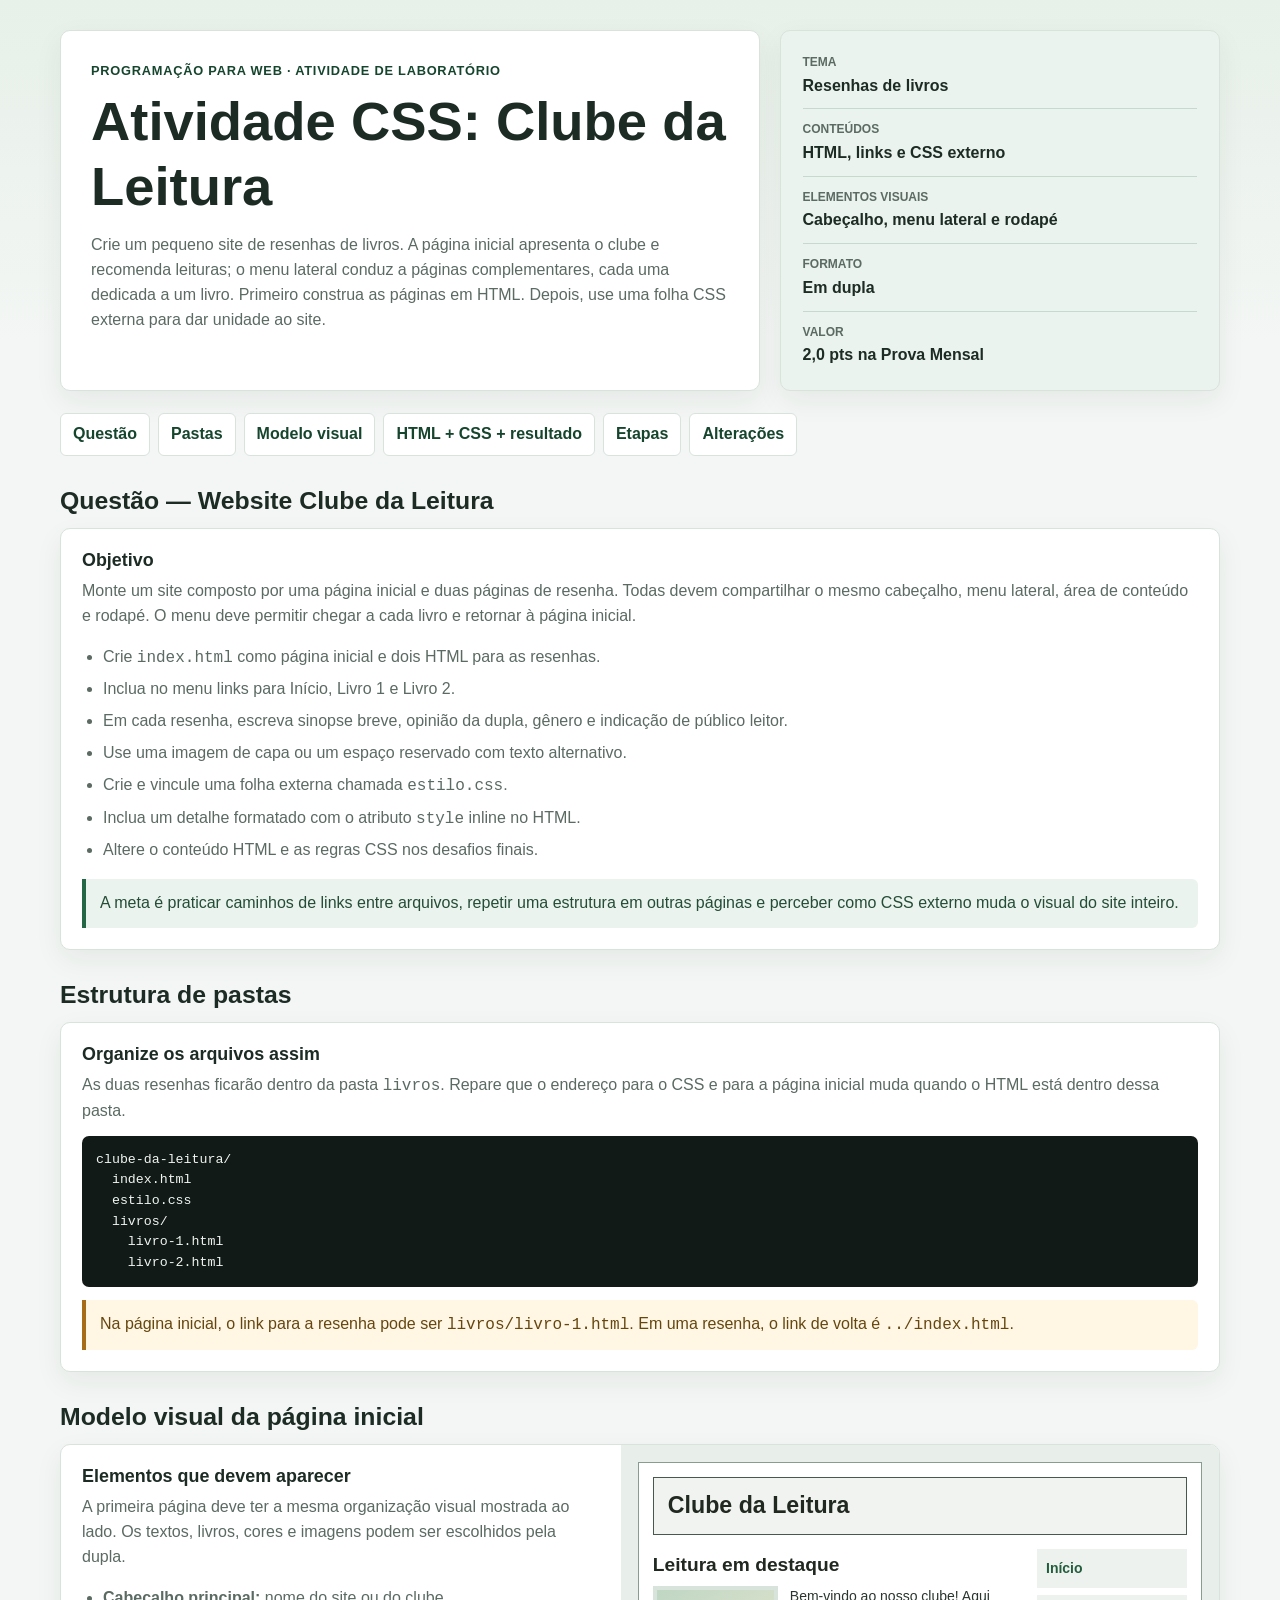
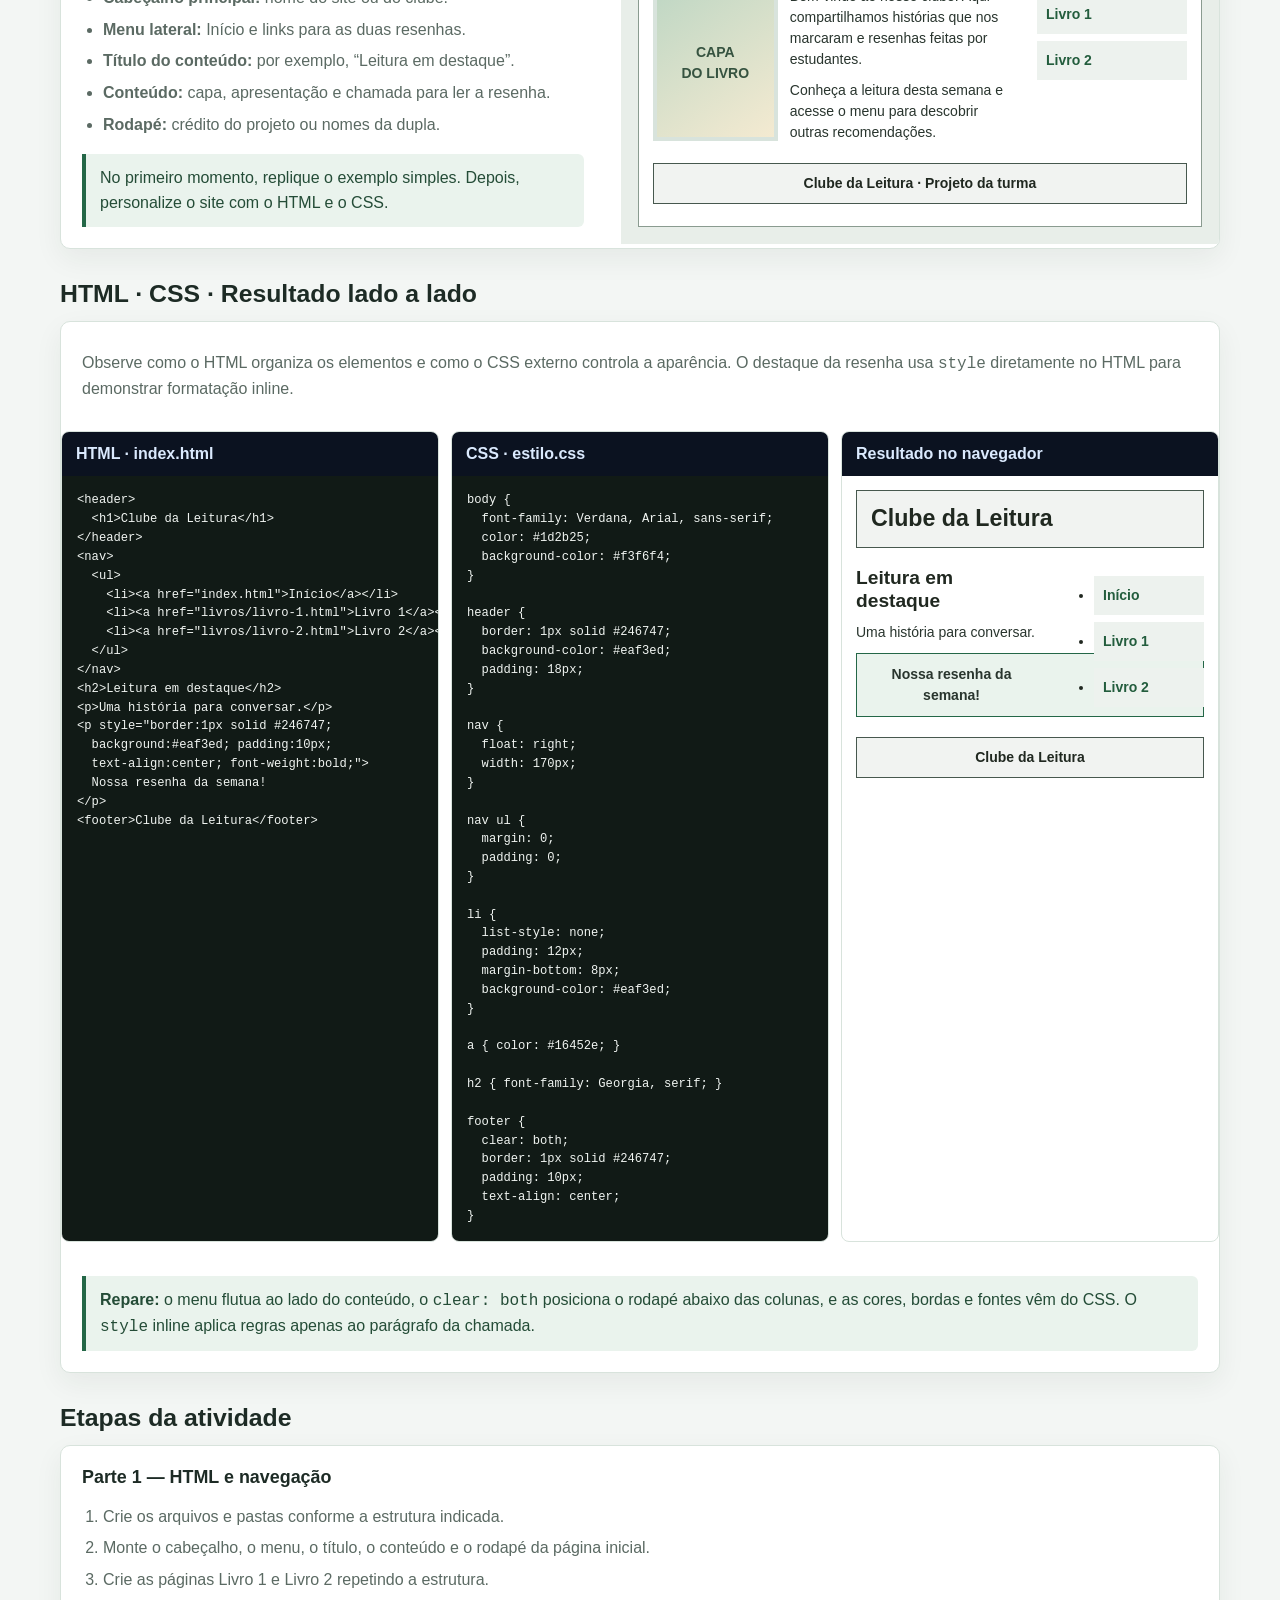
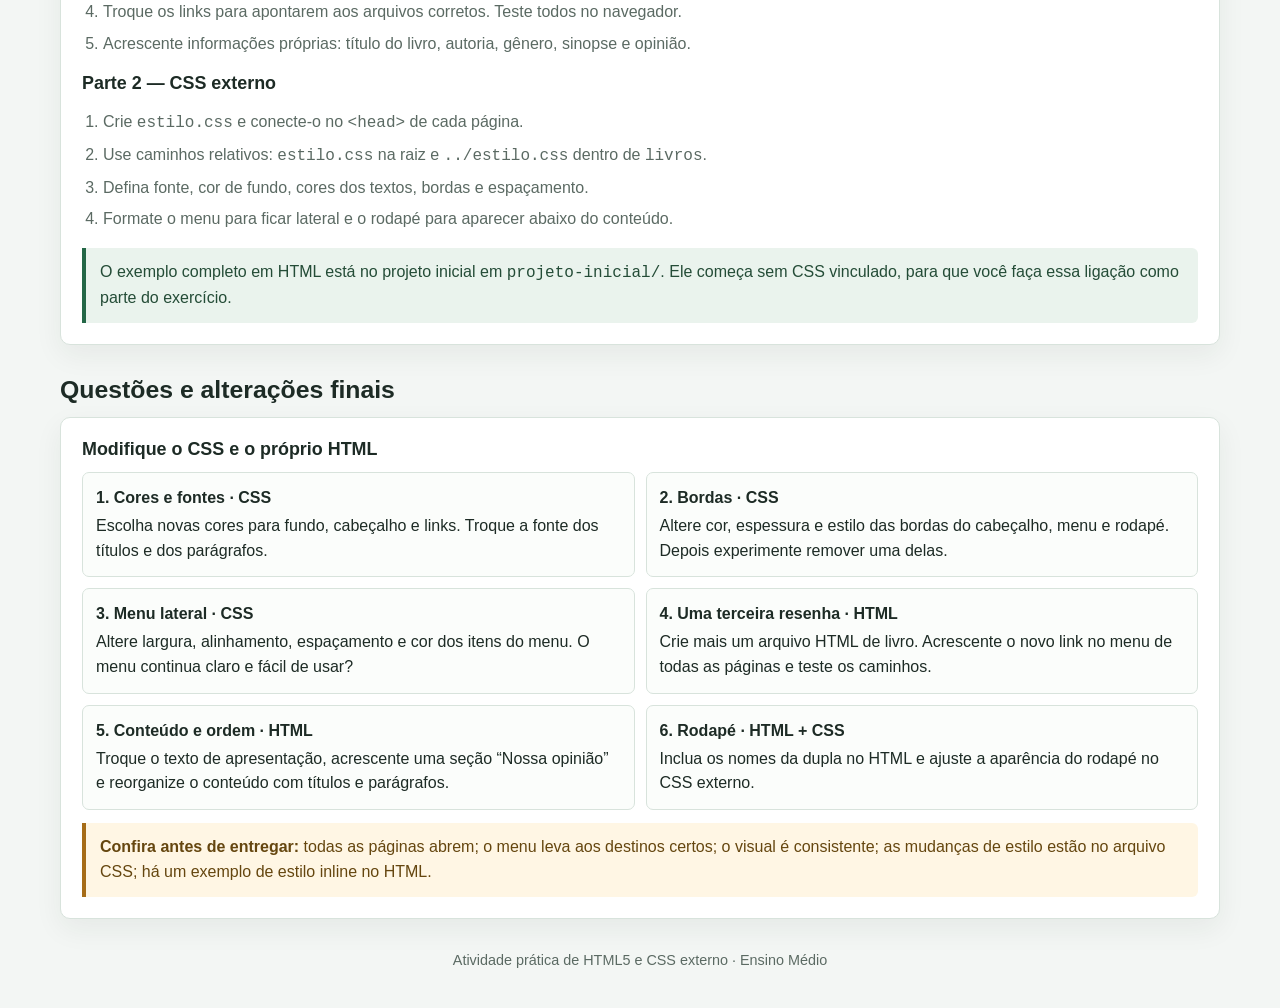
<file: index.html>
<!DOCTYPE html>
<html lang="pt-BR">
<head>
  <meta charset="UTF-8">
  <meta name="viewport" content="width=device-width, initial-scale=1.0">
  <title>Atividade CSS — Clube da Leitura</title>
  <style>
    :root{--bg:#f3f6f4;--paper:#fff;--ink:#1d2b25;--muted:#5b6a63;--green:#246747;--green2:#16452e;--line:#d8e3dc;--soft:#eaf3ed;--gold:#a66c17;--code:#111a16;--shadow:0 10px 28px #1d2b2510}
    *{box-sizing:border-box}body{margin:0;background:linear-gradient(180deg,#e7f0e9 0,transparent 340px),var(--bg);color:var(--ink);font:16px/1.55 Arial,Helvetica,sans-serif}.page{width:min(1160px,calc(100% - 32px));margin:auto;padding:30px 0 48px}h1,h2,h3,p{margin-top:0}h1,h2,h3{line-height:1.2}.hero{display:grid;grid-template-columns:1.35fr .85fr;gap:20px;margin-bottom:22px}.hero-main,.hero-side,.panel{background:var(--paper);border:1px solid var(--line);border-radius:10px;box-shadow:var(--shadow)}.hero-main{padding:30px}.eyebrow{margin:0 0 8px;color:var(--green2);font-size:.8rem;font-weight:bold;text-transform:uppercase;letter-spacing:.06em}.hero h1{margin:0;font-size:clamp(2rem,4.5vw,3.4rem)}.hero-main p:last-child{margin:14px 0 0;color:var(--muted);max-width:760px}.hero-side{display:grid;align-content:center;gap:11px;padding:22px;background:var(--soft)}.info{padding-bottom:10px;border-bottom:1px solid #2467472e}.info:last-child{padding:0;border:0}.info span{display:block;color:var(--muted);font-size:.75rem;font-weight:bold;text-transform:uppercase}.info strong{display:block;margin-top:2px}.toc{display:flex;flex-wrap:wrap;gap:8px;margin:0 0 24px}.toc a{padding:8px 12px;border:1px solid var(--line);border-radius:6px;background:#fff;color:var(--green2);font-weight:bold;text-decoration:none}.toc a:hover{background:var(--soft)}.section-title{margin:30px 0 12px;font-size:1.55rem}.panel{margin-bottom:16px;overflow:hidden}.panel-body{padding:21px}.panel h3{margin-bottom:7px;font-size:1.12rem}.panel p{margin:8px 0;color:var(--muted)}.list{padding-left:21px;color:var(--muted)}.list li{margin:7px 0}.note{margin-top:13px;padding:12px 14px;border-left:4px solid var(--green);border-radius:0 6px 6px 0;background:var(--soft);color:#244c37}.warning{border-left-color:var(--gold);background:#fff6e4;color:#65460f}.tree,pre{margin:12px 0 0;overflow:auto;border-radius:7px;background:var(--code);color:#f1f5f2;font: .83rem/1.55 Consolas,"Courier New",monospace}pre code{display:block;padding:15px;white-space:pre}.tree{padding:14px;white-space:pre}.split{display:grid;grid-template-columns:1fr 1.1fr;gap:16px;align-items:start}.preview-wrap{padding:17px;background:#e8eee9}.student{min-height:365px;padding:14px;border:1px solid #8a9b90;background:#fff;color:#202820;font:14px/1.5 Verdana,Arial,sans-serif}.student header{padding:14px;border:1px solid #47584e;background:#f1f3f1}.student header h1{margin:0;font-size:1.45rem}.student nav{float:right;width:150px;margin:14px 0 16px 18px;padding:0;list-style:none}.student nav li{margin-bottom:7px;padding:9px;background:#edf2ee}.student nav a{color:#235d3d;font-weight:bold;text-decoration:none}.student h2{margin:18px 0 10px;font-size:1.2rem}.fake-cover{display:grid;place-items:center;width:125px;height:155px;float:left;margin:0 12px 10px 0;border:4px solid #d8e3dc;background:linear-gradient(145deg,#bfd7c4,#f4ead1);color:#365340;text-align:center;font-weight:bold}.student p{color:#29352e;margin:10px 0}.student footer{clear:both;margin-top:20px;padding:9px;border:1px solid #47584e;background:#f1f3f1;text-align:center;font-weight:bold}.codehead{padding:10px 14px;background:#0b1220;color:#dbeafe;font-weight:bold}.triple{display:grid;grid-template-columns:1fr 1fr 1fr;gap:12px;align-items:stretch}.codepane,.resultpane{min-width:0;border:1px solid var(--line);border-radius:8px;overflow:hidden;background:#fff}.codepane pre{height:100%;min-height:340px;margin:0;border-radius:0;font-size:.76rem}.resultpane .student{min-height:340px;border:0}.cards{display:grid;grid-template-columns:repeat(2,1fr);gap:11px;margin-top:12px}.card{padding:13px;border:1px solid var(--line);border-radius:7px;background:#fbfdfb}.card strong{display:block;margin-bottom:3px}.footer{margin-top:30px;color:var(--muted);text-align:center;font-size:.9rem}
    @media(max-width:900px){.hero,.split,.triple{grid-template-columns:1fr}.codepane pre{min-height:0}.resultpane .student{min-height:300px}}@media(max-width:560px){.page{width:calc(100% - 20px);padding-top:16px}.hero-main,.hero-side,.panel-body{padding:16px}.cards{grid-template-columns:1fr}.student nav{float:none;width:100%;margin:12px 0;display:flex;flex-wrap:wrap;gap:6px}.student nav li{margin:0}.student .fake-cover{width:95px;height:125px}}
  </style>
</head>
<body>
<main class="page">
  <header class="hero">
    <div class="hero-main"><p class="eyebrow">Programação para Web · Atividade de laboratório</p><h1>Atividade CSS: Clube da Leitura</h1><p>Crie um pequeno site de resenhas de livros. A página inicial apresenta o clube e recomenda leituras; o menu lateral conduz a páginas complementares, cada uma dedicada a um livro. Primeiro construa as páginas em HTML. Depois, use uma folha CSS externa para dar unidade ao site.</p></div>
    <aside class="hero-side" aria-label="Informações da atividade"><div class="info"><span>Tema</span><strong>Resenhas de livros</strong></div><div class="info"><span>Conteúdos</span><strong>HTML, links e CSS externo</strong></div><div class="info"><span>Elementos visuais</span><strong>Cabeçalho, menu lateral e rodapé</strong></div><div class="info"><span>Formato</span><strong>Em dupla</strong></div><div class="info"><span>Valor</span><strong>2,0 pts na Prova Mensal</strong></div></aside>
  </header>
  <nav class="toc" aria-label="Seções da atividade"><a href="#questao">Questão</a><a href="#pastas">Pastas</a><a href="#modelo">Modelo visual</a><a href="#codigo">HTML + CSS + resultado</a><a href="#etapas">Etapas</a><a href="#ajustes">Alterações</a></nav>

  <section id="questao"><h2 class="section-title">Questão — Website Clube da Leitura</h2><article class="panel"><div class="panel-body"><h3>Objetivo</h3><p>Monte um site composto por uma página inicial e duas páginas de resenha. Todas devem compartilhar o mesmo cabeçalho, menu lateral, área de conteúdo e rodapé. O menu deve permitir chegar a cada livro e retornar à página inicial.</p><ul class="list"><li>Crie <code>index.html</code> como página inicial e dois HTML para as resenhas.</li><li>Inclua no menu links para Início, Livro 1 e Livro 2.</li><li>Em cada resenha, escreva sinopse breve, opinião da dupla, gênero e indicação de público leitor.</li><li>Use uma imagem de capa ou um espaço reservado com texto alternativo.</li><li>Crie e vincule uma folha externa chamada <code>estilo.css</code>.</li><li>Inclua um detalhe formatado com o atributo <code>style</code> inline no HTML.</li><li>Altere o conteúdo HTML e as regras CSS nos desafios finais.</li></ul><div class="note">A meta é praticar caminhos de links entre arquivos, repetir uma estrutura em outras páginas e perceber como CSS externo muda o visual do site inteiro.</div></div></article></section>

  <section id="pastas"><h2 class="section-title">Estrutura de pastas</h2><article class="panel"><div class="panel-body"><h3>Organize os arquivos assim</h3><p>As duas resenhas ficarão dentro da pasta <code>livros</code>. Repare que o endereço para o CSS e para a página inicial muda quando o HTML está dentro dessa pasta.</p><div class="tree">clube-da-leitura/
  index.html
  estilo.css
  livros/
    livro-1.html
    livro-2.html</div><div class="note warning">Na página inicial, o link para a resenha pode ser <code>livros/livro-1.html</code>. Em uma resenha, o link de volta é <code>../index.html</code>.</div></div></article></section>

  <section id="modelo"><h2 class="section-title">Modelo visual da página inicial</h2><article class="panel"><div class="split"><div class="panel-body"><h3>Elementos que devem aparecer</h3><p>A primeira página deve ter a mesma organização visual mostrada ao lado. Os textos, livros, cores e imagens podem ser escolhidos pela dupla.</p><ul class="list"><li><b>Cabeçalho principal:</b> nome do site ou do clube.</li><li><b>Menu lateral:</b> Início e links para as duas resenhas.</li><li><b>Título do conteúdo:</b> por exemplo, “Leitura em destaque”.</li><li><b>Conteúdo:</b> capa, apresentação e chamada para ler a resenha.</li><li><b>Rodapé:</b> crédito do projeto ou nomes da dupla.</li></ul><div class="note">No primeiro momento, replique o exemplo simples. Depois, personalize o site com o HTML e o CSS.</div></div><div class="preview-wrap"><div class="student" aria-label="Prévia do site Clube da Leitura"><header><h1>Clube da Leitura</h1></header><nav><li><a href="#modelo">Início</a></li><li><a href="#modelo">Livro 1</a></li><li><a href="#modelo">Livro 2</a></li></nav><h2>Leitura em destaque</h2><div class="fake-cover">CAPA<br>DO LIVRO</div><p>Bem-vindo ao nosso clube! Aqui compartilhamos histórias que nos marcaram e resenhas feitas por estudantes.</p><p>Conheça a leitura desta semana e acesse o menu para descobrir outras recomendações.</p><footer>Clube da Leitura · Projeto da turma</footer></div></div></div></article></section>

  <section id="codigo"><h2 class="section-title">HTML · CSS · Resultado lado a lado</h2><article class="panel"><div class="panel-body"><p>Observe como o HTML organiza os elementos e como o CSS externo controla a aparência. O destaque da resenha usa <code>style</code> diretamente no HTML para demonstrar formatação inline.</p></div><div class="triple">
    <div class="codepane"><div class="codehead">HTML · index.html</div><pre><code>&lt;header&gt;
  &lt;h1&gt;Clube da Leitura&lt;/h1&gt;
&lt;/header&gt;
&lt;nav&gt;
  &lt;ul&gt;
    &lt;li&gt;&lt;a href="index.html"&gt;Início&lt;/a&gt;&lt;/li&gt;
    &lt;li&gt;&lt;a href="livros/livro-1.html"&gt;Livro 1&lt;/a&gt;&lt;/li&gt;
    &lt;li&gt;&lt;a href="livros/livro-2.html"&gt;Livro 2&lt;/a&gt;&lt;/li&gt;
  &lt;/ul&gt;
&lt;/nav&gt;
&lt;h2&gt;Leitura em destaque&lt;/h2&gt;
&lt;p&gt;Uma história para conversar.&lt;/p&gt;
&lt;p style="border:1px solid #246747;
  background:#eaf3ed; padding:10px;
  text-align:center; font-weight:bold;"&gt;
  Nossa resenha da semana!
&lt;/p&gt;
&lt;footer&gt;Clube da Leitura&lt;/footer&gt;</code></pre></div>
    <div class="codepane"><div class="codehead">CSS · estilo.css</div><pre><code>body {
  font-family: Verdana, Arial, sans-serif;
  color: #1d2b25;
  background-color: #f3f6f4;
}

header {
  border: 1px solid #246747;
  background-color: #eaf3ed;
  padding: 18px;
}

nav {
  float: right;
  width: 170px;
}

nav ul {
  margin: 0;
  padding: 0;
}

li {
  list-style: none;
  padding: 12px;
  margin-bottom: 8px;
  background-color: #eaf3ed;
}

a { color: #16452e; }

h2 { font-family: Georgia, serif; }

footer {
  clear: both;
  border: 1px solid #246747;
  padding: 10px;
  text-align: center;
}</code></pre></div>
    <div class="resultpane"><div class="codehead">Resultado no navegador</div><div class="student"><header><h1>Clube da Leitura</h1></header><nav><ul><li><a href="#codigo">Início</a></li><li><a href="#codigo">Livro 1</a></li><li><a href="#codigo">Livro 2</a></li></ul></nav><h2>Leitura em destaque</h2><p>Uma história para conversar.</p><p style="border:1px solid #246747;background:#eaf3ed;padding:10px;text-align:center;font-weight:bold">Nossa resenha da semana!</p><footer>Clube da Leitura</footer></div></div>
  </div><div class="panel-body"><div class="note"><b>Repare:</b> o menu flutua ao lado do conteúdo, o <code>clear: both</code> posiciona o rodapé abaixo das colunas, e as cores, bordas e fontes vêm do CSS. O <code>style</code> inline aplica regras apenas ao parágrafo da chamada.</div></div></article></section>

  <section id="etapas"><h2 class="section-title">Etapas da atividade</h2><article class="panel"><div class="panel-body"><h3>Parte 1 — HTML e navegação</h3><ol class="list"><li>Crie os arquivos e pastas conforme a estrutura indicada.</li><li>Monte o cabeçalho, o menu, o título, o conteúdo e o rodapé da página inicial.</li><li>Crie as páginas Livro 1 e Livro 2 repetindo a estrutura.</li><li>Troque os links para apontarem aos arquivos corretos. Teste todos no navegador.</li><li>Acrescente informações próprias: título do livro, autoria, gênero, sinopse e opinião.</li></ol><h3>Parte 2 — CSS externo</h3><ol class="list"><li>Crie <code>estilo.css</code> e conecte-o no <code>&lt;head&gt;</code> de cada página.</li><li>Use caminhos relativos: <code>estilo.css</code> na raiz e <code>../estilo.css</code> dentro de <code>livros</code>.</li><li>Defina fonte, cor de fundo, cores dos textos, bordas e espaçamento.</li><li>Formate o menu para ficar lateral e o rodapé para aparecer abaixo do conteúdo.</li></ol><div class="note">O exemplo completo em HTML está no projeto inicial em <code>projeto-inicial/</code>. Ele começa sem CSS vinculado, para que você faça essa ligação como parte do exercício.</div></div></article></section>

  <section id="ajustes"><h2 class="section-title">Questões e alterações finais</h2><article class="panel"><div class="panel-body"><h3>Modifique o CSS e o próprio HTML</h3><div class="cards"><div class="card"><strong>1. Cores e fontes · CSS</strong>Escolha novas cores para fundo, cabeçalho e links. Troque a fonte dos títulos e dos parágrafos.</div><div class="card"><strong>2. Bordas · CSS</strong>Altere cor, espessura e estilo das bordas do cabeçalho, menu e rodapé. Depois experimente remover uma delas.</div><div class="card"><strong>3. Menu lateral · CSS</strong>Altere largura, alinhamento, espaçamento e cor dos itens do menu. O menu continua claro e fácil de usar?</div><div class="card"><strong>4. Uma terceira resenha · HTML</strong>Crie mais um arquivo HTML de livro. Acrescente o novo link no menu de todas as páginas e teste os caminhos.</div><div class="card"><strong>5. Conteúdo e ordem · HTML</strong>Troque o texto de apresentação, acrescente uma seção “Nossa opinião” e reorganize o conteúdo com títulos e parágrafos.</div><div class="card"><strong>6. Rodapé · HTML + CSS</strong>Inclua os nomes da dupla no HTML e ajuste a aparência do rodapé no CSS externo.</div></div><div class="note warning"><b>Confira antes de entregar:</b> todas as páginas abrem; o menu leva aos destinos certos; o visual é consistente; as mudanças de estilo estão no arquivo CSS; há um exemplo de estilo inline no HTML.</div></div></article></section>
  <footer class="footer">Atividade prática de HTML5 e CSS externo · Ensino Médio</footer>
</main>
</body>
</html>
</file>
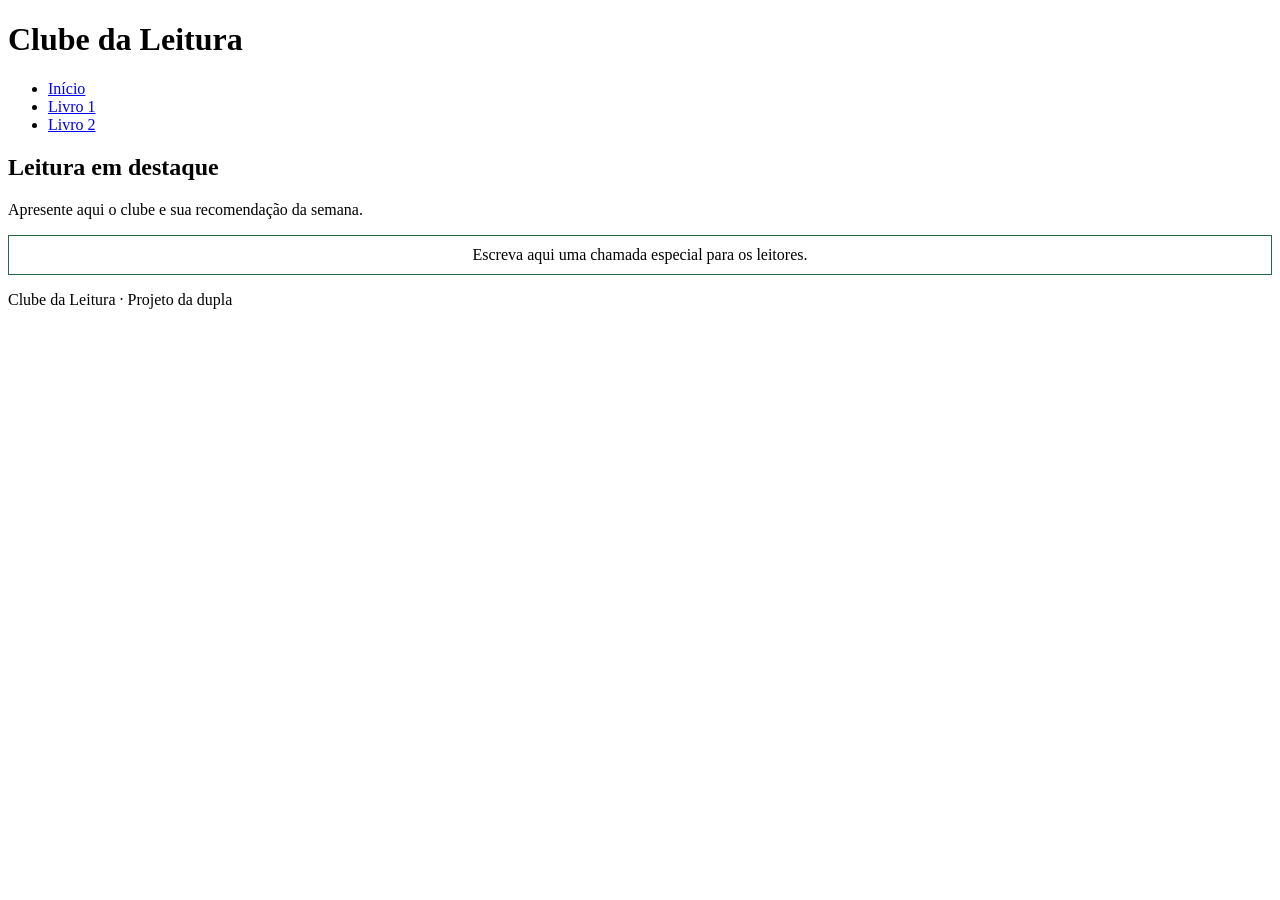
<file: projeto-inicial/index.html>
<!DOCTYPE html>
<html lang="pt-BR">
<head>
  <meta charset="UTF-8">
  <meta name="viewport" content="width=device-width, initial-scale=1.0">
  <title>Clube da Leitura</title>
</head>
<body>
  <header>
    <h1>Clube da Leitura</h1>
  </header>
  <nav>
    <ul>
      <li><a href="index.html">Início</a></li>
      <li><a href="livros/livro-1.html">Livro 1</a></li>
      <li><a href="livros/livro-2.html">Livro 2</a></li>
    </ul>
  </nav>
  <main>
    <h2>Leitura em destaque</h2>
    <p>Apresente aqui o clube e sua recomendação da semana.</p>
    <p style="border: 1px solid #246747; padding: 10px; text-align: center;">
      Escreva aqui uma chamada especial para os leitores.
    </p>
  </main>
  <footer>Clube da Leitura · Projeto da dupla</footer>
</body>
</html>
</file>
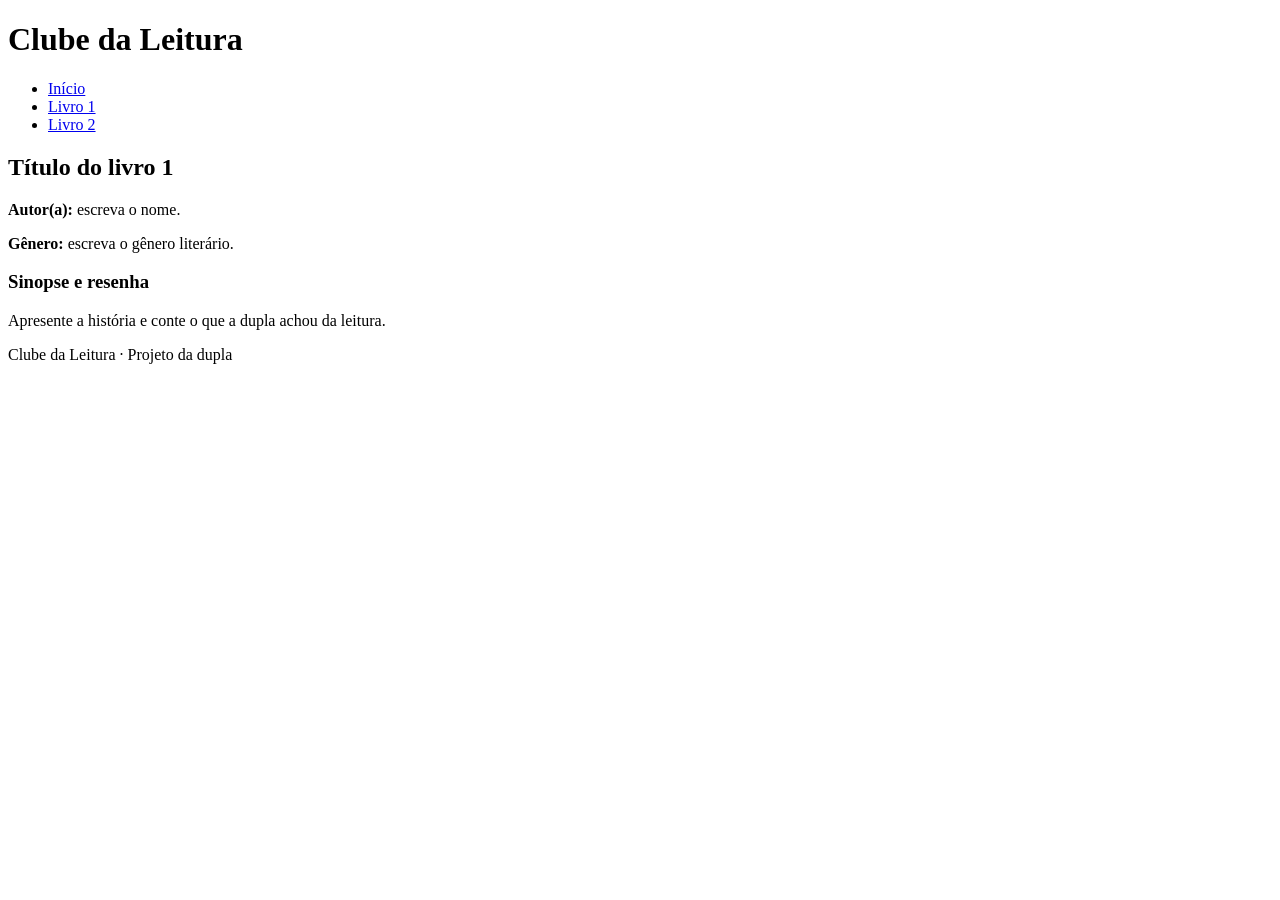
<file: projeto-inicial/livros/livro-1.html>
<!DOCTYPE html>
<html lang="pt-BR">
<head>
  <meta charset="UTF-8">
  <meta name="viewport" content="width=device-width, initial-scale=1.0">
  <title>Livro 1 | Clube da Leitura</title>
</head>
<body>
  <header><h1>Clube da Leitura</h1></header>
  <nav>
    <ul>
      <li><a href="../index.html">Início</a></li>
      <li><a href="livro-1.html">Livro 1</a></li>
      <li><a href="livro-2.html">Livro 2</a></li>
    </ul>
  </nav>
  <main>
    <h2>Título do livro 1</h2>
    <p><strong>Autor(a):</strong> escreva o nome.</p>
    <p><strong>Gênero:</strong> escreva o gênero literário.</p>
    <h3>Sinopse e resenha</h3>
    <p>Apresente a história e conte o que a dupla achou da leitura.</p>
  </main>
  <footer>Clube da Leitura · Projeto da dupla</footer>
</body>
</html>
</file>
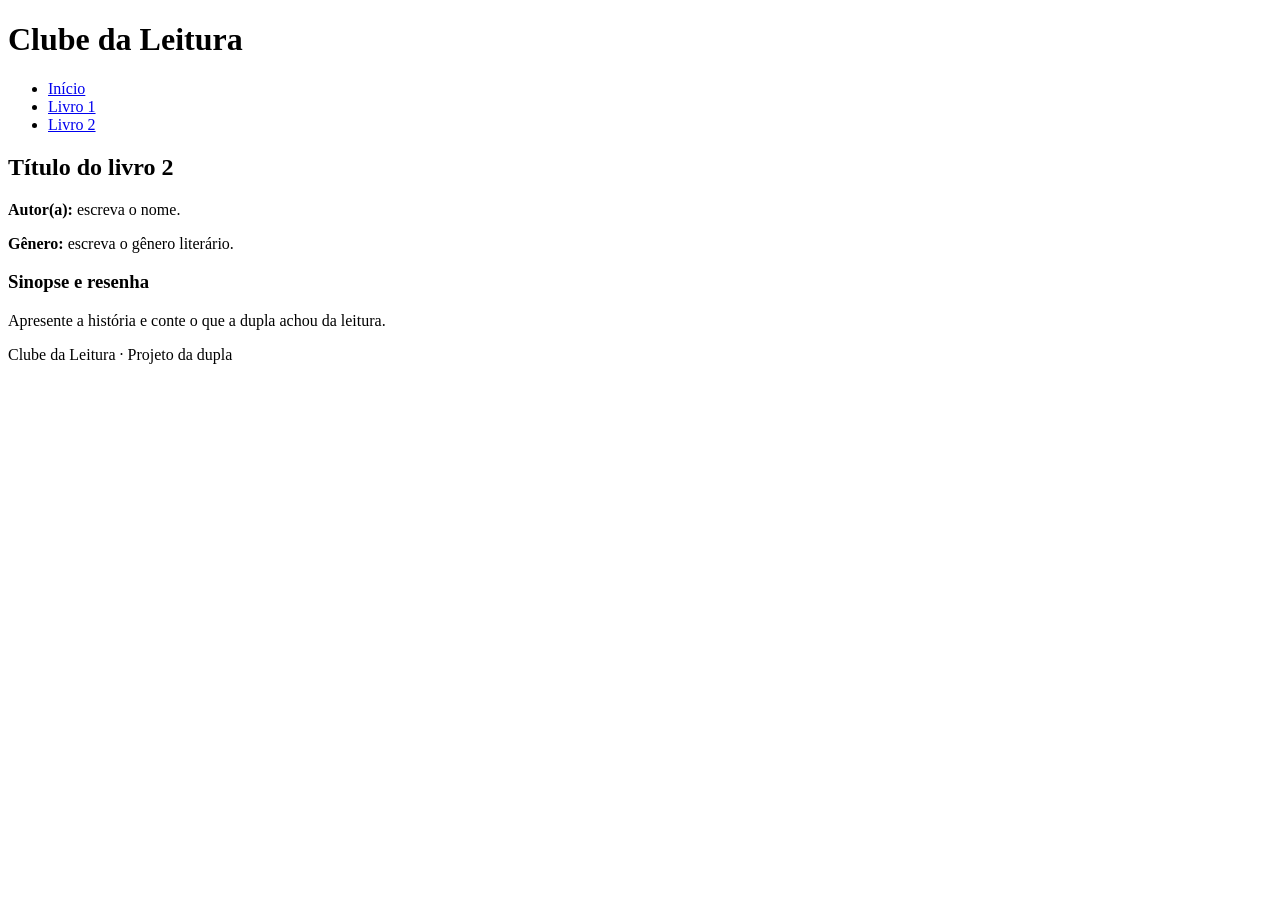
<file: projeto-inicial/livros/livro-2.html>
<!DOCTYPE html>
<html lang="pt-BR">
<head>
  <meta charset="UTF-8">
  <meta name="viewport" content="width=device-width, initial-scale=1.0">
  <title>Livro 2 | Clube da Leitura</title>
</head>
<body>
  <header><h1>Clube da Leitura</h1></header>
  <nav>
    <ul>
      <li><a href="../index.html">Início</a></li>
      <li><a href="livro-1.html">Livro 1</a></li>
      <li><a href="livro-2.html">Livro 2</a></li>
    </ul>
  </nav>
  <main>
    <h2>Título do livro 2</h2>
    <p><strong>Autor(a):</strong> escreva o nome.</p>
    <p><strong>Gênero:</strong> escreva o gênero literário.</p>
    <h3>Sinopse e resenha</h3>
    <p>Apresente a história e conte o que a dupla achou da leitura.</p>
  </main>
  <footer>Clube da Leitura · Projeto da dupla</footer>
</body>
</html>
</file>
